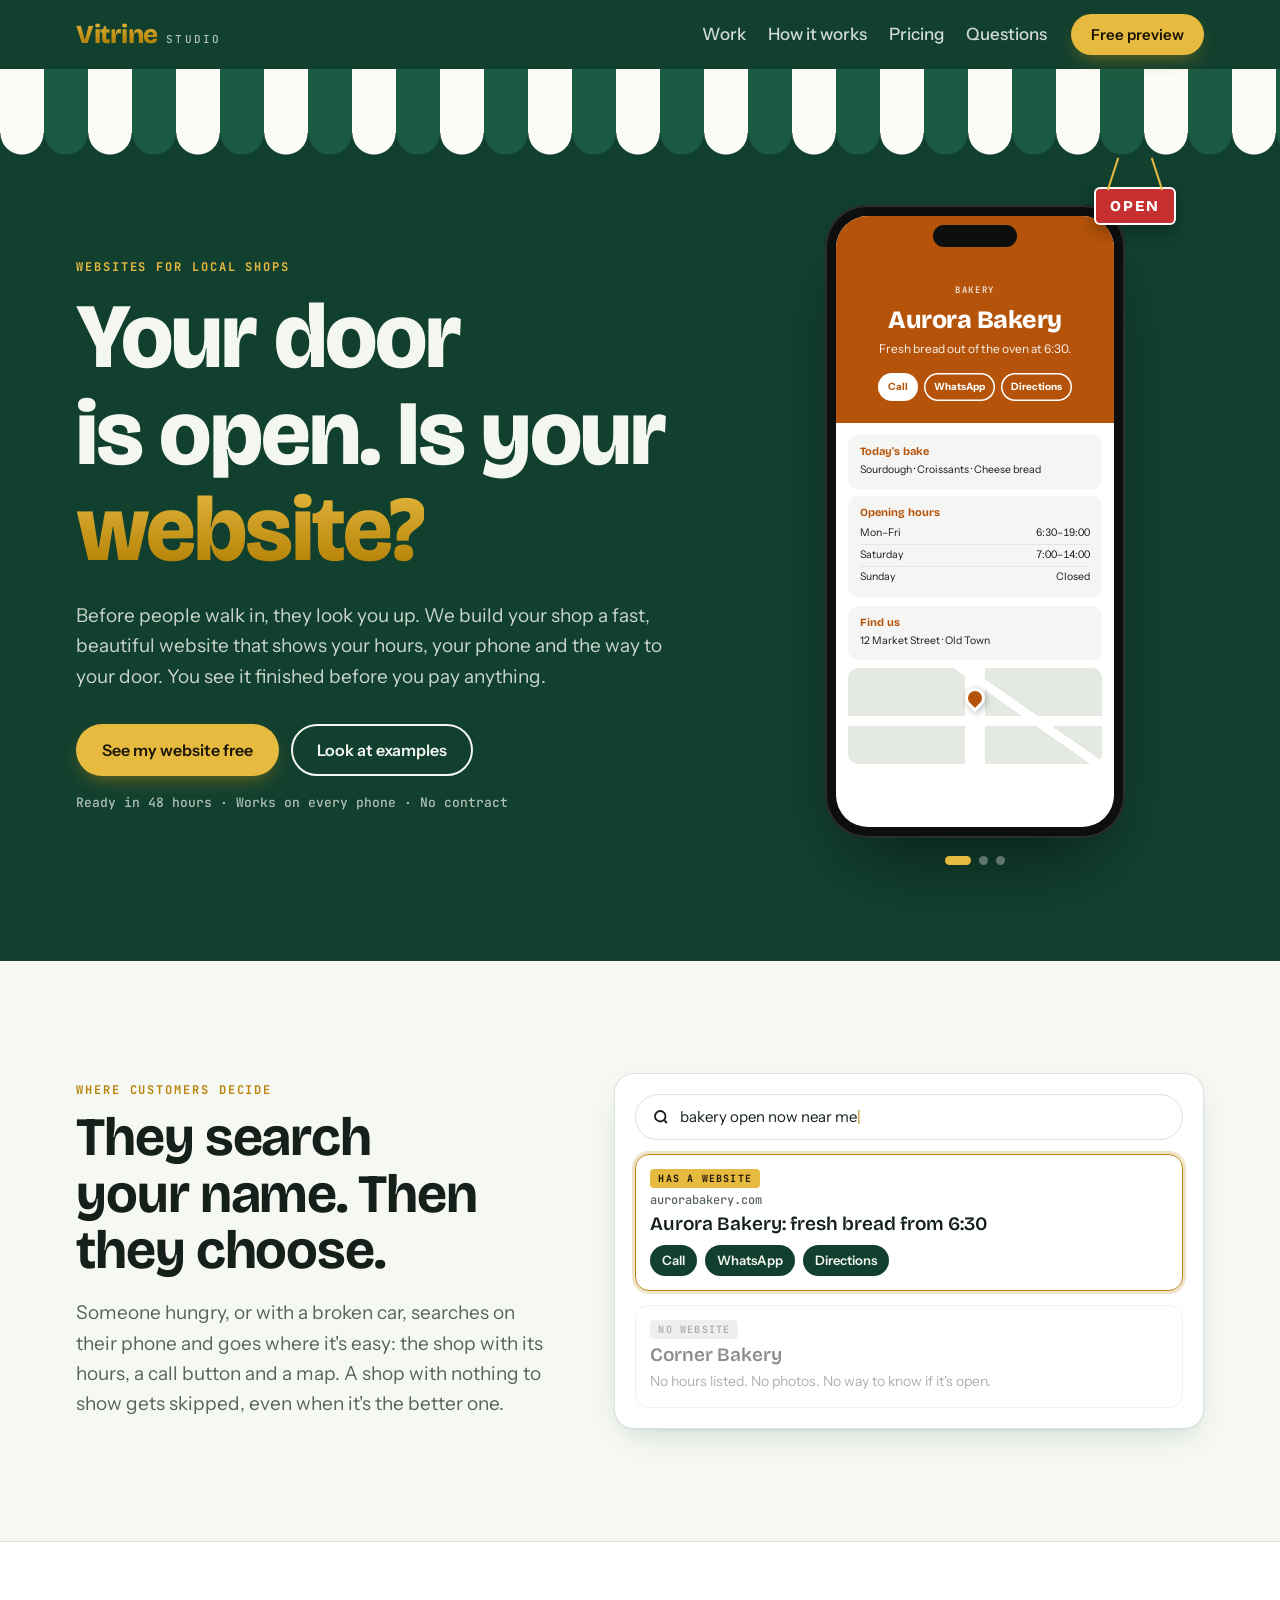
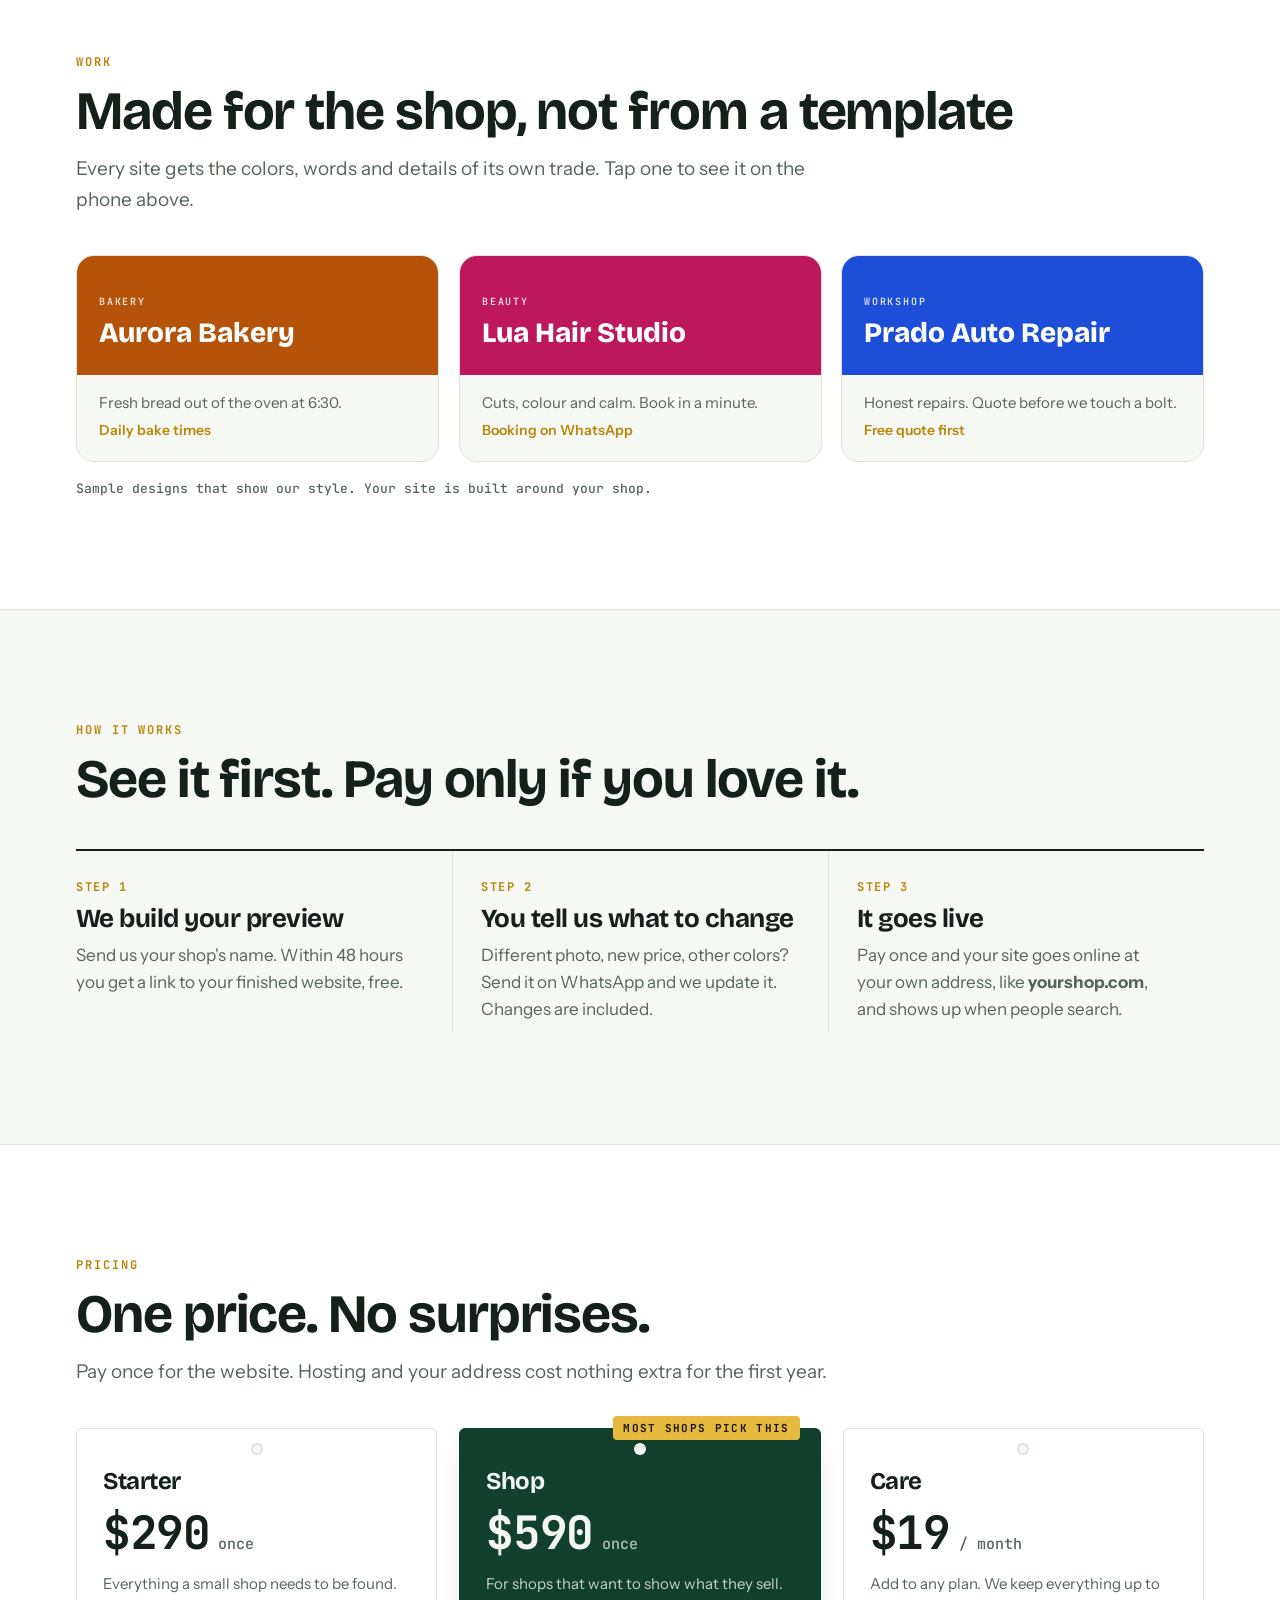
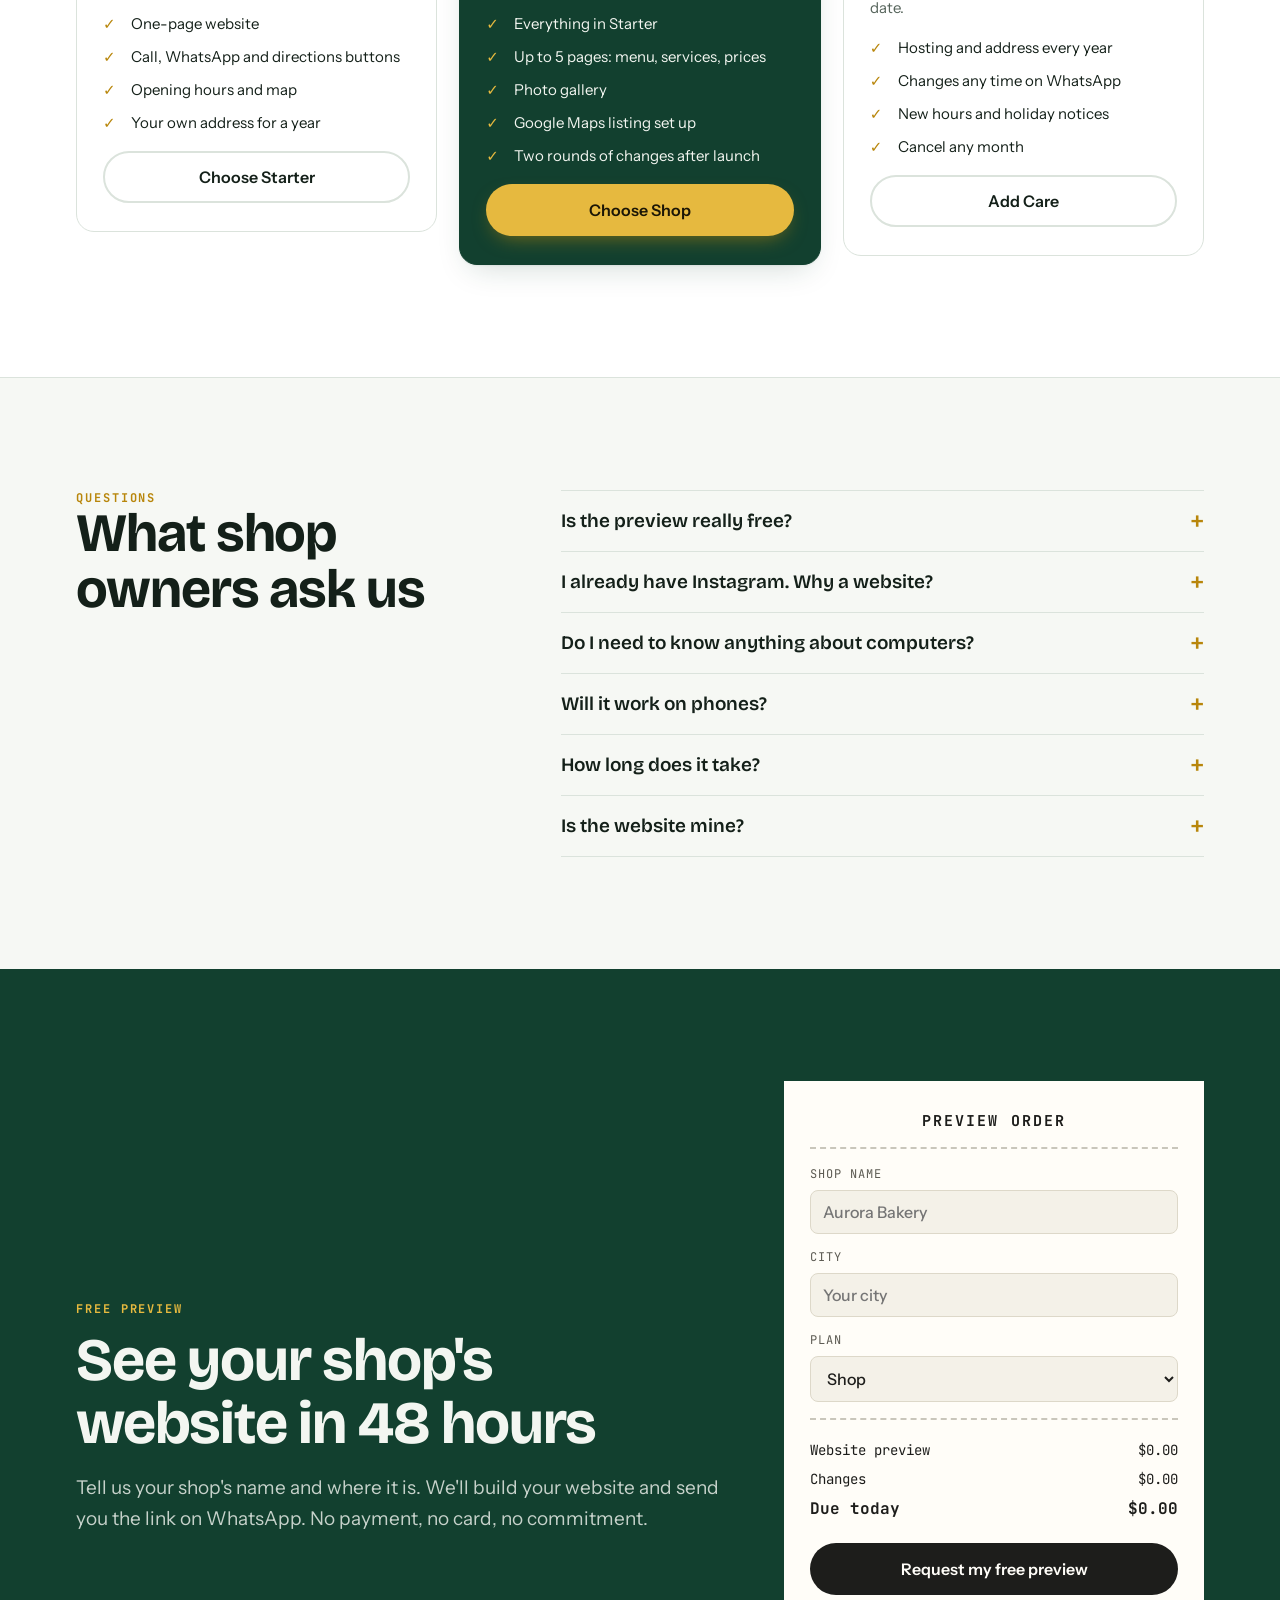
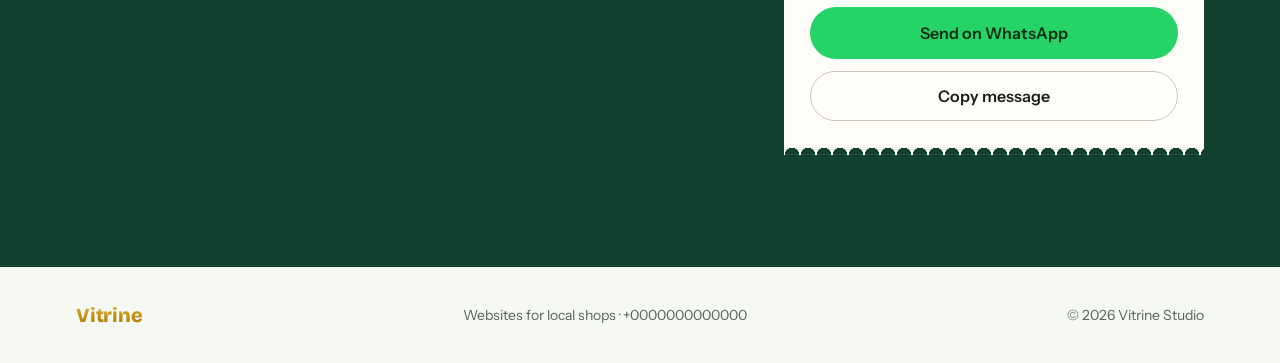
<file: site/index.html>
<!doctype html>
<html lang="en">
<head>
<meta charset="utf-8">
<meta name="viewport" content="width=device-width, initial-scale=1, viewport-fit=cover">
<title>Vitrine Studio</title>
<meta name="claude:viewport-fit-sides" content="cover">
<meta name="description" content="Websites for local shops. See your new website free before you pay anything.">
<link rel="preconnect" href="https://fonts.googleapis.com">
<link rel="preconnect" href="https://fonts.gstatic.com" crossorigin>
<link rel="stylesheet" href="https://fonts.googleapis.com/css2?family=Bricolage+Grotesque:opsz,wght@12..96,400;12..96,600;12..96,800&family=Instrument+Sans:wght@400;500;600&family=JetBrains+Mono:wght@500;700&display=swap">
<style>
/* Layout: a shopfront. Striped awning over the hero, painted-sign wordmark,
   a live phone in the window, then price tags and a receipt for the deal. */
:root {
  --paper: #f6f8f4;        /* page */
  --card: #ffffff;
  --ink: #142019;          /* text */
  --muted: #56645b;
  --line: #dbe3dc;
  --green: #12402f;        /* shopfront paint */
  --green-2: #1b5a43;
  --on-green: #f3f6f1;
  --gold: #b8860b;         /* sign-writer's gold leaf */
  --gold-hi: #e6b93f;
  --stripe: #fbfcf8;
  --shadow: 0 1px 2px rgba(18, 64, 47, .06), 0 12px 32px -12px rgba(18, 64, 47, .22);
  --display: "Bricolage Grotesque", "Avenir Next", "Segoe UI", system-ui, sans-serif;
  --body: "Instrument Sans", "Helvetica Neue", "Segoe UI", system-ui, sans-serif;
  --mono: "JetBrains Mono", ui-monospace, "Cascadia Mono", Menlo, monospace;
  --gutter-l: max(16px, env(safe-area-inset-left, 0px));
  --gutter-r: max(16px, env(safe-area-inset-right, 0px));
  color-scheme: light;
}
@media (prefers-color-scheme: dark) {
  :root:not([data-theme="light"]) {
    --paper: #0b1511; --card: #12201a; --ink: #e8efe9; --muted: #9fb0a5; --line: #23362c;
    --green: #0f3326; --green-2: #1a4c3a; --on-green: #e8efe9; --gold: #e2b545; --gold-hi: #f3d27a;
    --stripe: #d9e3dc; --shadow: 0 1px 2px rgba(0,0,0,.3), 0 16px 40px -16px rgba(0,0,0,.6);
    color-scheme: dark;
  }
}
:root[data-theme="dark"] {
  --paper: #0b1511; --card: #12201a; --ink: #e8efe9; --muted: #9fb0a5; --line: #23362c;
  --green: #0f3326; --green-2: #1a4c3a; --on-green: #e8efe9; --gold: #e2b545; --gold-hi: #f3d27a;
  --stripe: #d9e3dc; --shadow: 0 1px 2px rgba(0,0,0,.3), 0 16px 40px -16px rgba(0,0,0,.6);
  color-scheme: dark;
}

* { box-sizing: border-box; }
html { scroll-behavior: smooth; }
body { margin: 0; background: var(--paper); color: var(--ink); font: 17px/1.6 var(--body); -webkit-font-smoothing: antialiased; }
body::before { content: ""; position: fixed; inset: 0 0 auto; height: env(safe-area-inset-top, 0px); z-index: 10; background: var(--green); }
h1, h2, h3 { font-family: var(--display); line-height: 1.05; text-wrap: balance; margin: 0; letter-spacing: -.02em; }
p { margin: 0; }
a { color: inherit; }
:focus-visible { outline: 3px solid var(--gold-hi); outline-offset: 3px; border-radius: 6px; }
.wrap { max-width: 1160px; margin: 0 auto; padding-left: var(--gutter-l); padding-right: var(--gutter-r); }
.eyebrow { font: 700 12px var(--mono); letter-spacing: .16em; text-transform: uppercase; color: var(--gold); }
.lede { color: var(--muted); font-size: 19px; max-width: 58ch; }
section { padding-block: clamp(64px, 9vw, 112px); }

/* buttons */
.btn { display: inline-flex; align-items: center; gap: 10px; font: 600 16px var(--body); text-decoration: none; padding: 14px 24px; border-radius: 999px; border: 2px solid transparent; cursor: pointer; transition: transform .15s, box-shadow .15s, background .15s; }
.btn:hover { transform: translateY(-2px); }
.btn-gold { background: var(--gold-hi); color: #1b1606; box-shadow: 0 8px 20px -8px rgba(184, 134, 11, .7); }
.btn-ghost { border-color: currentColor; color: var(--on-green); }
.btn-dark { background: var(--green); color: var(--on-green); }

/* nav */
nav { position: sticky; top: env(safe-area-inset-top, 0px); z-index: 20; background: var(--green); color: var(--on-green); }
nav .wrap { display: flex; align-items: center; gap: 24px; padding-block: 14px; }
.mark { font: 800 26px var(--display); letter-spacing: -.01em; text-decoration: none; background: linear-gradient(180deg, var(--gold-hi), var(--gold) 70%); -webkit-background-clip: text; background-clip: text; color: transparent; }
.mark small { font: 500 11px var(--mono); letter-spacing: .2em; color: var(--on-green); opacity: .7; margin-left: 8px; -webkit-text-fill-color: var(--on-green); }
nav ul { display: flex; gap: 22px; list-style: none; margin: 0 0 0 auto; padding: 0; }
nav ul a { text-decoration: none; font-weight: 500; opacity: .85; }
nav ul a:hover { opacity: 1; }
nav .btn { padding: 9px 18px; font-size: 15px; }
@media (max-width: 820px) { nav ul { display: none; } nav .btn { margin-left: auto; } }

/* hero + awning */
.hero { background: var(--green); color: var(--on-green); padding-block: 0 clamp(56px, 8vw, 96px); position: relative; overflow: hidden; }
.awning { height: 64px; background: repeating-linear-gradient(90deg, var(--stripe) 0 44px, var(--green-2) 44px 88px); position: relative; }
.awning::after { content: ""; position: absolute; left: 0; right: 0; bottom: -22px; height: 22px;
  background: radial-gradient(circle at 22px 0, var(--stripe) 21px, transparent 22px) 0 0 / 88px 22px repeat-x,
              radial-gradient(circle at 66px 0, var(--green-2) 21px, transparent 22px) 0 0 / 88px 22px repeat-x; }
.hero-grid { display: grid; grid-template-columns: 1.15fr .85fr; gap: 48px; align-items: center; padding-top: 72px; }
.hero-grid > * { min-width: 0; }
.hero h1 { font-size: clamp(44px, 7.4vw, 92px); font-weight: 800; margin: 14px 0 22px; }
.hero h1 em { font-style: normal; background: linear-gradient(180deg, var(--gold-hi), var(--gold) 80%); -webkit-background-clip: text; background-clip: text; color: transparent; }
.hero .lede { color: var(--on-green); opacity: .82; }
.hero .eyebrow { color: var(--gold-hi); }
.cta-row { display: flex; flex-wrap: wrap; gap: 12px; margin-top: 32px; }
.reassure { margin-top: 18px; font: 500 13px var(--mono); opacity: .7; }
@media (max-width: 900px) { .hero-grid { grid-template-columns: 1fr; padding-top: 56px; } }

/* the phone in the window */
.window { position: relative; display: grid; justify-items: center; }
.sign { position: absolute; top: -18px; right: 6%; z-index: 2; transform-origin: 50% -30px; animation: swing 4s ease-in-out infinite; }
.sign::before, .sign::after { content: ""; position: absolute; top: -30px; width: 2px; height: 34px; background: var(--gold-hi); }
.sign::before { left: 18px; transform: rotate(18deg); } .sign::after { right: 18px; transform: rotate(-18deg); }
.sign span { display: block; background: #c62f2f; color: #fff; font: 800 15px var(--display); letter-spacing: .14em; padding: 8px 14px; border-radius: 6px; border: 2px solid #fff; box-shadow: 0 6px 16px rgba(0,0,0,.3); }
@keyframes swing { 50% { transform: rotate(-5deg); } 0%, 100% { transform: rotate(4deg); } }
.phone { width: min(300px, 100%); aspect-ratio: 9 / 19; max-width: 100%; background: #0d0f0e; border-radius: 42px; padding: 11px; box-shadow: 0 40px 80px -30px rgba(0,0,0,.6), inset 0 0 0 2px #2b302d; position: relative; }
.phone::before { content: ""; position: absolute; top: 20px; left: 50%; width: 84px; height: 22px; background: #0d0f0e; border-radius: 99px; transform: translateX(-50%); z-index: 3; }
.screen { width: 100%; height: 100%; border-radius: 32px; overflow: hidden; background: #fff; color: #1c1917; position: relative; font-family: var(--body); }
.screen .page { position: absolute; inset: 0; transition: opacity .5s ease, transform .5s ease; }
.screen .page.out { opacity: 0; transform: translateY(10px); }
.s-top { background: var(--c); color: #fff; padding: 58px 18px 22px; text-align: center; }
.s-top small { font: 600 9px var(--mono); letter-spacing: .18em; text-transform: uppercase; opacity: .85; }
.s-top b { display: block; font: 800 25px/1.05 var(--display); margin: 6px 0; letter-spacing: -.02em; }
.s-top p { font-size: 12px; opacity: .92; }
.s-btns { display: flex; gap: 6px; justify-content: center; margin-top: 14px; flex-wrap: wrap; }
.s-btns i { font-style: normal; font-size: 10px; font-weight: 700; padding: 6px 10px; border-radius: 99px; background: #fff; color: var(--c); }
.s-btns i + i { background: transparent; color: #fff; box-shadow: inset 0 0 0 1.5px #fff; }
.s-body { padding: 12px; display: grid; gap: 8px; }
.s-card { background: #f5f5f4; border-radius: 10px; padding: 10px 12px; font-size: 10.5px; }
.s-card h4 { margin: 0 0 4px; font: 700 11px var(--display); color: var(--c); }
.s-row { display: flex; justify-content: space-between; border-bottom: 1px solid #e7e5e4; padding: 2px 0; font-variant-numeric: tabular-nums; }
.s-row:last-child { border: 0; }
.s-map { height: 96px; border-radius: 10px; position: relative; background:
  linear-gradient(90deg, transparent 46%, #fff 46% 54%, transparent 54%),
  linear-gradient(0deg, transparent 40%, #fff 40% 50%, transparent 50%),
  linear-gradient(35deg, transparent 62%, #fff 62% 66%, transparent 66%), #e4e9e1; }
.s-map::after { content: ""; position: absolute; left: 50%; top: 42%; width: 14px; height: 14px; background: var(--c); border: 3px solid #fff; border-radius: 50% 50% 50% 0; transform: translate(-50%, -100%) rotate(-45deg); box-shadow: 0 2px 6px rgba(0,0,0,.3); }
.dots { display: flex; gap: 8px; justify-content: center; margin-top: 18px; }
.dots button { width: 9px; height: 9px; padding: 0; border-radius: 99px; border: 0; background: var(--on-green); opacity: .35; cursor: pointer; transition: width .3s, opacity .3s; }
.dots button[aria-current="true"] { width: 26px; opacity: 1; background: var(--gold-hi); }

/* search: how customers find a shop */
.search-grid { display: grid; grid-template-columns: .9fr 1.1fr; gap: 56px; align-items: center; }
.search-grid > * { min-width: 0; }
.search-grid h2 { font-size: clamp(34px, 4.6vw, 54px); margin: 12px 0 18px; }
.serp { background: var(--card); border: 1px solid var(--line); border-radius: 20px; box-shadow: var(--shadow); padding: 20px; display: grid; gap: 14px; }
.q { display: flex; align-items: center; gap: 10px; border: 1px solid var(--line); border-radius: 99px; padding: 10px 16px; font-size: 15px; }
.q svg { flex: none; }
.q .typed::after { content: "|"; color: var(--gold); animation: blink 1s steps(1) infinite; }
@keyframes blink { 50% { opacity: 0; } }
.result { display: grid; gap: 4px; padding: 14px; border-radius: 14px; border: 1px solid var(--line); }
.result small { font: 500 12px var(--mono); color: var(--muted); }
.result b { font: 600 19px var(--display); }
.result.win { border-color: var(--gold); box-shadow: 0 0 0 3px color-mix(in srgb, var(--gold) 22%, transparent); }
.result.win .acts { display: flex; gap: 8px; flex-wrap: wrap; margin-top: 6px; }
.result.win .acts span { font-size: 13px; font-weight: 600; padding: 5px 12px; border-radius: 99px; background: var(--green); color: var(--on-green); }
.result.lose { opacity: .7; }
.result.lose p { font-size: 14px; color: var(--muted); }
.tag { justify-self: start; font: 700 10px var(--mono); letter-spacing: .12em; text-transform: uppercase; padding: 3px 8px; border-radius: 4px; background: var(--line); color: var(--muted); }
.result.win .tag { background: var(--gold-hi); color: #1b1606; }
@media (max-width: 900px) { .search-grid { grid-template-columns: 1fr; gap: 36px; } }

/* samples */
.band { background: var(--card); border-block: 1px solid var(--line); }
.head { display: grid; gap: 14px; margin-bottom: 40px; }
.head h2 { font-size: clamp(34px, 4.6vw, 54px); }
.samples { display: grid; grid-template-columns: repeat(3, 1fr); gap: 20px; }
.sample { text-align: left; border: 1px solid var(--line); background: var(--paper); border-radius: 18px; overflow: hidden; cursor: pointer; padding: 0; color: inherit; font: inherit; transition: transform .2s, box-shadow .2s; }
.sample:hover { transform: translateY(-4px); box-shadow: var(--shadow); }
.sample .swatch { background: var(--c); color: #fff; padding: 30px 22px 26px; }
.sample .swatch small { font: 600 10px var(--mono); letter-spacing: .18em; text-transform: uppercase; opacity: .85; }
.sample .swatch b { display: block; font: 800 28px/1.05 var(--display); margin-top: 6px; }
.sample .meta { padding: 16px 22px 20px; display: grid; gap: 4px; }
.sample .meta span { color: var(--muted); font-size: 15px; }
.sample .meta em { font-style: normal; font-weight: 600; color: var(--gold); font-size: 14px; }
.note { margin-top: 18px; font: 500 13px var(--mono); color: var(--muted); }
@media (max-width: 820px) { .samples { grid-template-columns: 1fr; } }

/* steps (a real sequence) */
.steps { display: grid; grid-template-columns: repeat(3, 1fr); gap: 0; counter-reset: step; border-top: 2px solid var(--ink); }
.step { padding: 28px 28px 8px 0; display: grid; gap: 10px; align-content: start; }
.step + .step { padding-left: 28px; border-left: 1px solid var(--line); }
.step::before { counter-increment: step; content: "Step " counter(step); font: 700 12px var(--mono); letter-spacing: .14em; text-transform: uppercase; color: var(--gold); }
.step h3 { font-size: 26px; }
.step p { color: var(--muted); }
@media (max-width: 820px) { .steps { grid-template-columns: 1fr; } .step + .step { padding-left: 0; border-left: 0; border-top: 1px solid var(--line); } }

/* pricing: price tags */
.prices { display: grid; grid-template-columns: repeat(3, 1fr); gap: 22px; align-items: start; }
.price { position: relative; background: var(--card); border: 1px solid var(--line); border-radius: 6px 6px 18px 18px; padding: 40px 26px 28px; display: grid; gap: 16px; }
.price::before { content: ""; position: absolute; top: 14px; left: 50%; width: 12px; height: 12px; border-radius: 50%; transform: translateX(-50%); background: var(--paper); box-shadow: inset 0 0 0 2px var(--line); }
.price.pick { background: var(--green); color: var(--on-green); border-color: var(--green); box-shadow: var(--shadow); }
.price.pick::before { background: var(--paper); box-shadow: none; }
.price .ribbon { position: absolute; top: -13px; right: 20px; font: 700 11px var(--mono); letter-spacing: .12em; text-transform: uppercase; background: var(--gold-hi); color: #1b1606; padding: 5px 10px; border-radius: 4px; }
.price h3 { font-size: 24px; }
.amount { font: 700 46px/1 var(--mono); letter-spacing: -.03em; font-variant-numeric: tabular-nums; }
.amount small { font-size: 15px; font-weight: 500; letter-spacing: 0; opacity: .7; }
.price > p { color: var(--muted); font-size: 15px; }
.price.pick > p { color: var(--on-green); opacity: .8; }
.price ul { list-style: none; padding: 0; margin: 0; display: grid; gap: 9px; font-size: 15px; }
.price li { display: grid; grid-template-columns: 18px 1fr; gap: 10px; }
.price li::before { content: "✓"; font-weight: 700; color: var(--gold); }
.price.pick li::before { color: var(--gold-hi); }
.price .btn { justify-content: center; }
.price .btn-line { border-color: var(--line); color: var(--ink); }
@media (max-width: 900px) { .prices { grid-template-columns: 1fr; max-width: 480px; } }

/* faq */
.faq { display: grid; grid-template-columns: .8fr 1.2fr; gap: 56px; }
.faq > * { min-width: 0; }
.faq h2 { font-size: clamp(34px, 4.6vw, 54px); }
details { border-bottom: 1px solid var(--line); padding-block: 18px; }
details:first-child { border-top: 1px solid var(--line); }
summary { cursor: pointer; list-style: none; display: flex; justify-content: space-between; gap: 16px; font: 600 19px var(--display); }
summary::-webkit-details-marker { display: none; }
summary::after { content: "+"; font: 500 24px/1 var(--mono); color: var(--gold); transition: transform .2s; }
details[open] summary::after { transform: rotate(45deg); }
details p { color: var(--muted); padding-top: 10px; max-width: 62ch; }
@media (max-width: 900px) { .faq { grid-template-columns: 1fr; gap: 28px; } }

/* order: the receipt */
.order { background: var(--green); color: var(--on-green); }
.order-grid { display: grid; grid-template-columns: 1fr 420px; gap: 56px; align-items: center; }
.order-grid > * { min-width: 0; }
.order h2 { font-size: clamp(36px, 5vw, 60px); margin: 12px 0 18px; }
.order .lede { color: var(--on-green); opacity: .8; }
.order .eyebrow { color: var(--gold-hi); }
.receipt { background: #fffdf8; color: #1d1d1b; padding: 30px 26px 34px; font-family: var(--mono); font-size: 14px; box-shadow: 0 30px 60px -24px rgba(0,0,0,.55);
  -webkit-mask: radial-gradient(circle at 8px 100%, transparent 7px, #000 7.5px) 0 100% / 16px 100% repeat-x;
          mask: radial-gradient(circle at 8px 100%, transparent 7px, #000 7.5px) 0 100% / 16px 100% repeat-x; }
.receipt h3 { font: 700 15px var(--mono); letter-spacing: .14em; text-align: center; text-transform: uppercase; }
.receipt .rule { border-top: 2px dashed #c9c6bb; margin: 16px 0; }
.receipt label { display: grid; gap: 6px; font-size: 12px; letter-spacing: .08em; text-transform: uppercase; color: #5c5a52; margin-bottom: 14px; }
.receipt input, .receipt select { font: 500 16px var(--body); color: #1d1d1b; background: #f4f1e8; border: 1px solid #ddd8c9; border-radius: 8px; padding: 11px 12px; width: 100%; }
.receipt .line { display: flex; justify-content: space-between; padding: 3px 0; }
.receipt .total { font-weight: 700; font-size: 16px; }
.receipt button { width: 100%; justify-content: center; margin-top: 18px; background: #1d1d1b; color: #fffdf8; }
.done { display: grid; gap: 12px; }
.done p { font-family: var(--body); font-size: 15px; }
.done .btn { justify-content: center; background: #25d366; color: #052e14; }
.done .copy { background: none; border: 1px solid #c9c6bb; color: #1d1d1b; margin: 0; }
@media (max-width: 960px) { .order-grid { grid-template-columns: 1fr; } .receipt { max-width: 460px; } }

footer { padding-block: 36px; font-size: 14px; color: var(--muted); }
footer .wrap { display: flex; flex-wrap: wrap; gap: 12px 28px; justify-content: space-between; align-items: center; }
footer .mark { font-size: 20px; }

/* ---------- motion ---------- */
/* Opening: the awning unrolls, the headline rises in, the phone slides into the window, the sign drops. */
.awning { transform-origin: top; animation: unroll .9s cubic-bezier(.2, .9, .3, 1.15) both; }
@keyframes unroll { from { transform: scaleY(0); } }
.rise { display: inline-block; animation: rise .8s cubic-bezier(.2, .8, .2, 1) both; animation-delay: calc(.35s + var(--i, 0) * .09s); }
@keyframes rise { from { opacity: 0; transform: translateY(.45em) rotate(2deg); filter: blur(6px); } }
.hero .lede, .hero .cta-row, .hero .reassure, .hero .eyebrow { animation: rise .8s cubic-bezier(.2, .8, .2, 1) both; }
.hero .eyebrow { animation-delay: .25s; } .hero .lede { animation-delay: .85s; }
.hero .cta-row { animation-delay: 1s; } .hero .reassure { animation-delay: 1.1s; }
.phone { animation: slide-in 1.1s cubic-bezier(.2, .8, .2, 1) .5s both; }
@keyframes slide-in { from { opacity: 0; transform: translateY(60px) rotate(4deg); } }
.sign { animation: drop .9s cubic-bezier(.3, 1.6, .5, 1) 1.3s both, swing 4s ease-in-out 2.2s infinite; }
@keyframes drop { from { transform: translateY(-140px) rotate(-14deg); opacity: 0; } }
.dots { animation: rise .6s ease 1.5s both; }

/* Phone: page turns between shops, and a finger keeps tapping Call. */
.screen .page { transition: opacity .55s ease, transform .55s cubic-bezier(.2, .8, .2, 1), filter .55s; }
.screen .page.out { opacity: 0; transform: translateY(18px) scale(.97); filter: blur(4px); }
.s-btns i:first-child { position: relative; }
.s-btns i:first-child::after { content: ""; position: absolute; inset: -4px; border-radius: inherit; border: 2px solid #fff; animation: tap 2.2s ease-out 2.4s infinite; opacity: 0; }
@keyframes tap { 0% { opacity: .9; transform: scale(.85); } 70%, 100% { opacity: 0; transform: scale(1.5); } }
.s-card, .s-map { animation: rise .5s ease both; }
.s-body > :nth-child(2) { animation-delay: .08s; } .s-body > :nth-child(3) { animation-delay: .16s; } .s-body > :nth-child(4) { animation-delay: .24s; }

/* Search: the chosen result lights up each time a search finishes. */
.result { transition: opacity .4s, filter .4s; }
.result.win.flash { animation: chosen 1.2s ease; }
@keyframes chosen { 30% { box-shadow: 0 0 0 8px color-mix(in srgb, var(--gold) 30%, transparent); transform: scale(1.02); } }
.result.win .acts span { transition: transform .2s; }
.result.win.flash .acts span { animation: pop .5s ease both; }
.result.win.flash .acts span:nth-child(2) { animation-delay: .08s; } .result.win.flash .acts span:nth-child(3) { animation-delay: .16s; }
@keyframes pop { 50% { transform: translateY(-4px); } }
.result.lose.dim { filter: grayscale(1); opacity: .5; }

/* Hover: gold buttons catch the light, cards tilt, price tags swing from their hole. */
.btn-gold { position: relative; overflow: hidden; }
.btn-gold::after { content: ""; position: absolute; inset: 0; background: linear-gradient(110deg, transparent 30%, rgba(255,255,255,.55) 50%, transparent 70%); transform: translateX(-120%); }
.btn-gold:hover::after { transition: transform .7s ease; transform: translateX(120%); }
.sample { transform: perspective(900px) rotateX(var(--rx, 0deg)) rotateY(var(--ry, 0deg)) translateY(var(--ty, 0)); transition: transform .25s ease, box-shadow .2s; }
.sample:hover { --ty: -4px; transform: perspective(900px) rotateX(var(--rx, 0deg)) rotateY(var(--ry, 0deg)) translateY(-4px); }
.price { transform-origin: 50% 20px; }
.price:hover { animation: tag-swing 1.4s ease-out; }
@keyframes tag-swing { 15% { transform: rotate(3deg); } 35% { transform: rotate(-2deg); } 55% { transform: rotate(1deg); } 75% { transform: rotate(-.4deg); } }

/* Scroll: sections drift in from a visible resting state; the step line draws across. */
@supports (animation-timeline: view()) {
  .drift { animation: drift linear both; animation-timeline: view(); animation-range: entry 0% entry 70%; }
  @keyframes drift { from { opacity: .3; transform: translateY(40px); } }
  .steps { border-top-color: transparent; position: relative; }
  .steps::before { content: ""; position: absolute; top: -2px; left: 0; height: 2px; width: 100%; background: var(--ink); transform-origin: left;
    animation: draw linear both; animation-timeline: view(); animation-range: entry 10% cover 40%; }
  @keyframes draw { from { transform: scaleX(0); } }
}

/* Order: the confirmation prints out like a receipt. */
.done:not([hidden]) { animation: print 1s steps(14) both; }
@keyframes print { from { clip-path: inset(0 0 100% 0); } to { clip-path: inset(0 0 0 0); } }
.receipt.printing { animation: jolt .25s ease 3; }
@keyframes jolt { 50% { transform: translateY(3px); } }

@media (prefers-reduced-motion: reduce) {
  *, *::before, *::after { animation: none !important; transition: none !important; }
  html { scroll-behavior: auto; }
}
</style>
</head>
<body>

<nav aria-label="Main">
  <div class="wrap">
    <a class="mark" href="#top">Vitrine<small>STUDIO</small></a>
    <ul>
      <li><a href="#work">Work</a></li>
      <li><a href="#how">How it works</a></li>
      <li><a href="#pricing">Pricing</a></li>
      <li><a href="#faq">Questions</a></li>
    </ul>
    <a class="btn btn-gold" href="#order">Free preview</a>
  </div>
</nav>

<header class="hero" id="top">
  <div class="awning" aria-hidden="true"></div>
  <div class="wrap hero-grid">
    <div>
      <p class="eyebrow">Websites for local shops</p>
      <h1><span class="rise" style="--i:0">Your door</span> <span class="rise" style="--i:1">is open.</span> <span class="rise" style="--i:2">Is your</span> <em class="rise" style="--i:3">website?</em></h1>
      <p class="lede">Before people walk in, they look you up. We build your shop a fast, beautiful website that shows your hours, your phone and the way to your door. You see it finished before you pay anything.</p>
      <div class="cta-row">
        <a class="btn btn-gold" href="#order">See my website free</a>
        <a class="btn btn-ghost" href="#work">Look at examples</a>
      </div>
      <p class="reassure">Ready in 48 hours · Works on every phone · No contract</p>
    </div>
    <div class="window">
      <div class="sign" aria-hidden="true"><span>OPEN</span></div>
      <div class="phone" role="img" aria-label="A sample shop website shown on a phone">
        <div class="screen" id="screen"></div>
      </div>
      <div class="dots" id="dots" role="group" aria-label="Choose a sample"></div>
    </div>
  </div>
</header>

<section>
  <div class="wrap search-grid">
    <div>
      <p class="eyebrow">Where customers decide</p>
      <h2>They search your name. Then they choose.</h2>
      <p class="lede">Someone hungry, or with a broken car, searches on their phone and goes where it's easy: the shop with its hours, a call button and a map. A shop with nothing to show gets skipped, even when it's the better one.</p>
    </div>
    <div class="serp drift" aria-label="Example search results">
      <div class="q"><svg width="18" height="18" viewBox="0 0 24 24" fill="none" stroke="currentColor" stroke-width="2.4" aria-hidden="true"><circle cx="11" cy="11" r="7"/><path d="m20 20-3.5-3.5"/></svg><span class="typed" id="typed">bakery open now near me</span></div>
      <div class="result win" id="win">
        <span class="tag">Has a website</span>
        <small id="win-url">aurorabakery.com</small>
        <b id="win-title">Aurora Bakery: fresh bread from 6:30</b>
        <div class="acts"><span>Call</span><span>WhatsApp</span><span>Directions</span></div>
      </div>
      <div class="result lose" id="lose">
        <span class="tag">No website</span>
        <b id="lose-title">Corner Bakery</b>
        <p>No hours listed. No photos. No way to know if it's open.</p>
      </div>
    </div>
  </div>
</section>

<section class="band" id="work">
  <div class="wrap">
    <div class="head drift">
      <p class="eyebrow">Work</p>
      <h2>Made for the shop, not from a template</h2>
      <p class="lede">Every site gets the colors, words and details of its own trade. Tap one to see it on the phone above.</p>
    </div>
    <div class="samples drift" id="samples"></div>
    <p class="note">Sample designs that show our style. Your site is built around your shop.</p>
  </div>
</section>

<section id="how">
  <div class="wrap">
    <div class="head drift">
      <p class="eyebrow">How it works</p>
      <h2>See it first. Pay only if you love it.</h2>
    </div>
    <div class="steps drift">
      <div class="step"><h3>We build your preview</h3><p>Send us your shop's name. Within 48 hours you get a link to your finished website, free.</p></div>
      <div class="step"><h3>You tell us what to change</h3><p>Different photo, new price, other colors? Send it on WhatsApp and we update it. Changes are included.</p></div>
      <div class="step"><h3>It goes live</h3><p>Pay once and your site goes online at your own address, like <b>yourshop.com</b>, and shows up when people search.</p></div>
    </div>
  </div>
</section>

<section class="band" id="pricing">
  <div class="wrap">
    <div class="head drift">
      <p class="eyebrow">Pricing</p>
      <h2>One price. No surprises.</h2>
      <p class="lede">Pay once for the website. Hosting and your address cost nothing extra for the first year.</p>
    </div>
    <div class="prices drift">
      <div class="price">
        <h3>Starter</h3>
        <div class="amount">$290<small> once</small></div>
        <p>Everything a small shop needs to be found.</p>
        <ul>
          <li>One-page website</li><li>Call, WhatsApp and directions buttons</li><li>Opening hours and map</li><li>Your own address for a year</li>
        </ul>
        <a class="btn btn-line" href="#order" data-plan="Starter">Choose Starter</a>
      </div>
      <div class="price pick">
        <span class="ribbon">Most shops pick this</span>
        <h3>Shop</h3>
        <div class="amount">$590<small> once</small></div>
        <p>For shops that want to show what they sell.</p>
        <ul>
          <li>Everything in Starter</li><li>Up to 5 pages: menu, services, prices</li><li>Photo gallery</li><li>Google Maps listing set up</li><li>Two rounds of changes after launch</li>
        </ul>
        <a class="btn btn-gold" href="#order" data-plan="Shop">Choose Shop</a>
      </div>
      <div class="price">
        <h3>Care</h3>
        <div class="amount">$19<small> / month</small></div>
        <p>Add to any plan. We keep everything up to date.</p>
        <ul>
          <li>Hosting and address every year</li><li>Changes any time on WhatsApp</li><li>New hours and holiday notices</li><li>Cancel any month</li>
        </ul>
        <a class="btn btn-line" href="#order" data-plan="Care">Add Care</a>
      </div>
    </div>
  </div>
</section>

<section id="faq">
  <div class="wrap faq drift">
    <div>
      <p class="eyebrow">Questions</p>
      <h2>What shop owners ask us</h2>
    </div>
    <div>
      <details><summary>Is the preview really free?</summary><p>Yes. We build your website and send you the link. If you don't like it, you owe nothing and we delete it.</p></details>
      <details><summary>I already have Instagram. Why a website?</summary><p>Instagram is great for photos, but people searching on Google or Maps find websites first. A website also works for people without Instagram, and nobody can take it away from you.</p></details>
      <details><summary>Do I need to know anything about computers?</summary><p>No. We do everything. When you want a change, send a message on WhatsApp the way you would to a friend.</p></details>
      <details><summary>Will it work on phones?</summary><p>It's built for phones first, because that's where most of your customers will see it. It also looks right on computers and tablets.</p></details>
      <details><summary>How long does it take?</summary><p>Your preview is ready in 48 hours. After you say yes, it's live on your own address within a day or two.</p></details>
      <details><summary>Is the website mine?</summary><p>Yes. The address is registered in your name, and if you ever leave we hand you every file.</p></details>
    </div>
  </div>
</section>

<section class="order" id="order">
  <div class="wrap order-grid">
    <div>
      <p class="eyebrow">Free preview</p>
      <h2>See your shop's website in 48 hours</h2>
      <p class="lede">Tell us your shop's name and where it is. We'll build your website and send you the link on WhatsApp. No payment, no card, no commitment.</p>
    </div>
    <form class="receipt drift" id="form" novalidate>
      <h3>Preview order</h3>
      <div class="rule"></div>
      <div id="fields">
        <label for="f-shop">Shop name<input id="f-shop" name="shop" required placeholder="Aurora Bakery" autocomplete="organization"></label>
        <label for="f-city">City<input id="f-city" name="city" required placeholder="Your city" autocomplete="address-level2"></label>
        <label for="f-plan">Plan<select id="f-plan" name="plan"><option>Starter</option><option selected>Shop</option><option>Not sure yet</option></select></label>
        <div class="rule"></div>
        <div class="line"><span>Website preview</span><span>$0.00</span></div>
        <div class="line"><span>Changes</span><span>$0.00</span></div>
        <div class="line total"><span>Due today</span><span>$0.00</span></div>
        <button class="btn" type="submit">Request my free preview</button>
      </div>
      <div class="done" id="done" hidden>
        <p id="done-text"></p>
        <a class="btn" id="wa" href="#" target="_blank" rel="noopener">Send on WhatsApp</a>
        <button class="btn copy" type="button" id="copy">Copy message</button>
      </div>
    </form>
  </div>
</section>

<footer>
  <div class="wrap">
    <a class="mark" href="#top">Vitrine</a>
    <span>Websites for local shops · <span id="wa-number">+00 00 00000-0000</span></span>
    <span>© <span id="year">2026</span> Vitrine Studio</span>
  </div>
</footer>

<script>
// Your WhatsApp number, digits only with country code, e.g. "5551999990000".
const WHATSAPP = "0000000000000";

const SAMPLES = [
  { kind: "Bakery", name: "Aurora Bakery", addr: "12 Market Street · Old Town", line: "Fresh bread out of the oven at 6:30.", c: "#b45309",
    trade: "Bakery", detail: "Daily bake times", hours: [["Mon–Fri", "6:30–19:00"], ["Saturday", "7:00–14:00"], ["Sunday", "Closed"]],
    extra: ["Today's bake", "Sourdough · Croissants · Cheese bread"] },
  { kind: "Hair salon", name: "Lua Hair Studio", addr: "48 Garden Avenue · 1st floor", line: "Cuts, colour and calm. Book in a minute.", c: "#be185d",
    trade: "Beauty", detail: "Booking on WhatsApp", hours: [["Tue–Fri", "9:00–20:00"], ["Saturday", "8:00–17:00"], ["Sun–Mon", "Closed"]],
    extra: ["Popular", "Cut & finish · Colour · Treatments"] },
  { kind: "Auto repair", name: "Prado Auto Repair", addr: "230 Industrial Road · Unit 4", line: "Honest repairs. Quote before we touch a bolt.", c: "#1d4ed8",
    trade: "Workshop", detail: "Free quote first", hours: [["Mon–Fri", "8:00–18:00"], ["Saturday", "8:00–12:00"], ["Sunday", "Closed"]],
    extra: ["We fix", "Brakes · Oil · Suspension · Diagnostics"] },
];
const esc = (s) => String(s).replace(/[&<>"]/g, (ch) => ({ "&": "&amp;", "<": "&lt;", ">": "&gt;", '"': "&quot;" }[ch]));

function pageHTML(s) {
  return `<div class="s-top"><small>${esc(s.kind)}</small><b>${esc(s.name)}</b><p>${esc(s.line)}</p>
    <div class="s-btns"><i>Call</i><i>WhatsApp</i><i>Directions</i></div></div>
    <div class="s-body">
      <div class="s-card"><h4>${esc(s.extra[0])}</h4>${esc(s.extra[1])}</div>
      <div class="s-card"><h4>Opening hours</h4>${s.hours.map(([d, t]) => `<div class="s-row"><span>${esc(d)}</span><span>${esc(t)}</span></div>`).join("")}</div>
      <div class="s-card"><h4>Find us</h4>${esc(s.addr)}</div>
      <div class="s-map"></div>
    </div>`;
}

const screen = document.getElementById("screen");
const dots = document.getElementById("dots");
let current = -1, timer = null;
const reduced = matchMedia("(prefers-reduced-motion: reduce)").matches;

function show(i) {
  if (i === current) return;
  const old = screen.querySelector(".page");
  const page = document.createElement("div");
  page.className = "page" + (old ? " out" : "");
  page.style.setProperty("--c", SAMPLES[i].c);
  page.innerHTML = pageHTML(SAMPLES[i]);
  screen.appendChild(page);
  if (old) {
    requestAnimationFrame(() => requestAnimationFrame(() => { page.classList.remove("out"); old.classList.add("out"); }));
    setTimeout(() => old.remove(), 550);
  }
  current = i;
  dots.querySelectorAll("button").forEach((b, j) => b.setAttribute("aria-current", j === i));
}
function autoplay() {
  clearInterval(timer);
  if (!reduced) timer = setInterval(() => show((current + 1) % SAMPLES.length), 4200);
}

SAMPLES.forEach((s, i) => {
  const dot = document.createElement("button");
  dot.type = "button";
  dot.setAttribute("aria-label", s.name);
  dot.addEventListener("click", () => { show(i); autoplay(); });
  dots.appendChild(dot);

  const card = document.createElement("button");
  card.type = "button";
  card.className = "sample";
  card.style.setProperty("--c", s.c);
  card.innerHTML = `<div class="swatch"><small>${esc(s.trade)}</small><b>${esc(s.name)}</b></div>
    <div class="meta"><span>${esc(s.line)}</span><em>${esc(s.detail)}</em></div>`;
  card.addEventListener("click", () => { show(i); autoplay(); document.getElementById("top").scrollIntoView(); });
  document.getElementById("samples").appendChild(card);
});
show(0);
autoplay();

// Sample cards tilt toward the pointer.
if (!reduced) document.querySelectorAll(".sample").forEach((card) => {
  card.addEventListener("pointermove", (e) => {
    const r = card.getBoundingClientRect();
    card.style.setProperty("--ry", ((e.clientX - r.left) / r.width - .5) * 10 + "deg");
    card.style.setProperty("--rx", -((e.clientY - r.top) / r.height - .5) * 8 + "deg");
  });
  card.addEventListener("pointerleave", () => { card.style.removeProperty("--rx"); card.style.removeProperty("--ry"); });
});

// The search box types a few real searches people make.
const searches = [
  { q: "bakery open now near me", url: "aurorabakery.com", title: "Aurora Bakery: fresh bread from 6:30", other: "Corner Bakery" },
  { q: "hair salon booking today", url: "luahairstudio.com", title: "Lua Hair Studio: book on WhatsApp", other: "Salon Bella" },
  { q: "mechanic near me open saturday", url: "pradoauto.com", title: "Prado Auto Repair: open Saturday 8–12", other: "Joe's Garage" },
];
const typed = document.getElementById("typed");
const win = document.getElementById("win"), lose = document.getElementById("lose");
function chooseResult(s) {
  document.getElementById("win-url").textContent = s.url;
  document.getElementById("win-title").textContent = s.title;
  document.getElementById("lose-title").textContent = s.other;
  win.classList.remove("flash"); void win.offsetWidth; win.classList.add("flash");
  lose.classList.add("dim");
}
if (!reduced) {
  let si = 0, ci = searches[0].q.length, deleting = true;
  setTimeout(() => chooseResult(searches[0]), 2000);
  setTimeout(function tick() {
    const word = searches[si].q;
    ci += deleting ? -1 : 1;
    typed.textContent = word.slice(0, ci);
    if (deleting && ci === 0) { deleting = false; si = (si + 1) % searches.length; lose.classList.remove("dim"); }
    else if (!deleting && ci === searches[si].q.length) { deleting = true; chooseResult(searches[si]); return setTimeout(tick, 3200); }
    setTimeout(tick, deleting ? 28 : 60);
  }, 3000);
}

// Pricing buttons pick the plan in the order form.
document.querySelectorAll("[data-plan]").forEach((a) => a.addEventListener("click", () => {
  const plan = document.getElementById("f-plan");
  if ([...plan.options].some((o) => o.text === a.dataset.plan)) plan.value = a.dataset.plan;
}));

// The order form writes the WhatsApp message; the visitor sends it.
const form = document.getElementById("form");
let message = "";
form.addEventListener("submit", (e) => {
  e.preventDefault();
  const shop = form.shop.value.trim(), city = form.city.value.trim();
  if (!shop || !city) { (shop ? form.city : form.shop).focus(); form.reportValidity(); return; }
  message = `Hi Vitrine! I'd like a free website preview.\nShop: ${shop}\nCity: ${city}\nPlan: ${form.plan.value}`;
  document.getElementById("wa").href = `https://wa.me/${WHATSAPP}?text=${encodeURIComponent(message)}`;
  document.getElementById("done-text").textContent = `Your request for ${shop} is ready. Send it to us on WhatsApp and we'll start building.`;
  document.getElementById("fields").hidden = true;
  document.getElementById("done").hidden = false;
  form.classList.remove("printing"); void form.offsetWidth; form.classList.add("printing");
});
document.getElementById("copy").addEventListener("click", (e) => {
  const btn = e.currentTarget;
  navigator.clipboard.writeText(message)
    .then(() => { btn.textContent = "Copied"; })
    .catch(() => { btn.textContent = "Select and copy the text above"; document.getElementById("done-text").textContent = message; });
});
document.getElementById("wa-number").textContent = "+" + WHATSAPP;
document.getElementById("year").textContent = new Date().getFullYear();
</script>
</body>
</html>
</file>
